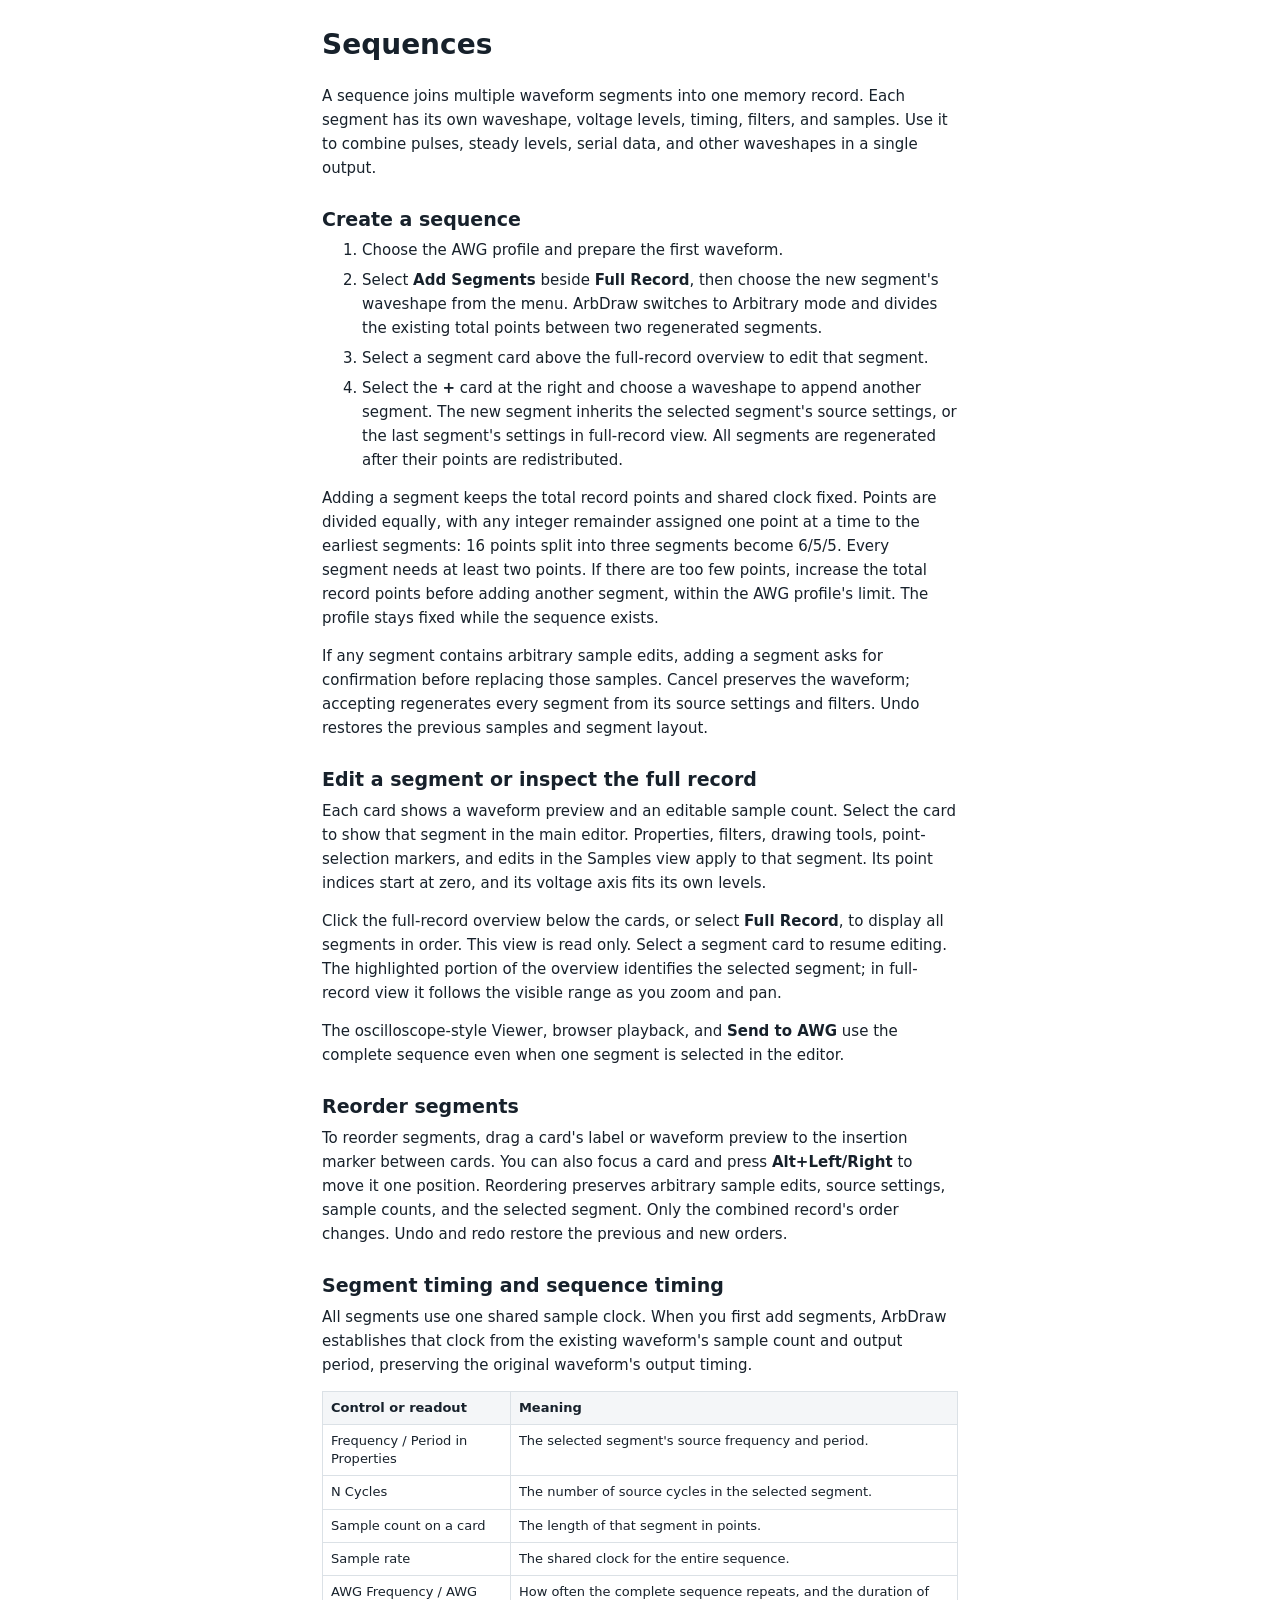
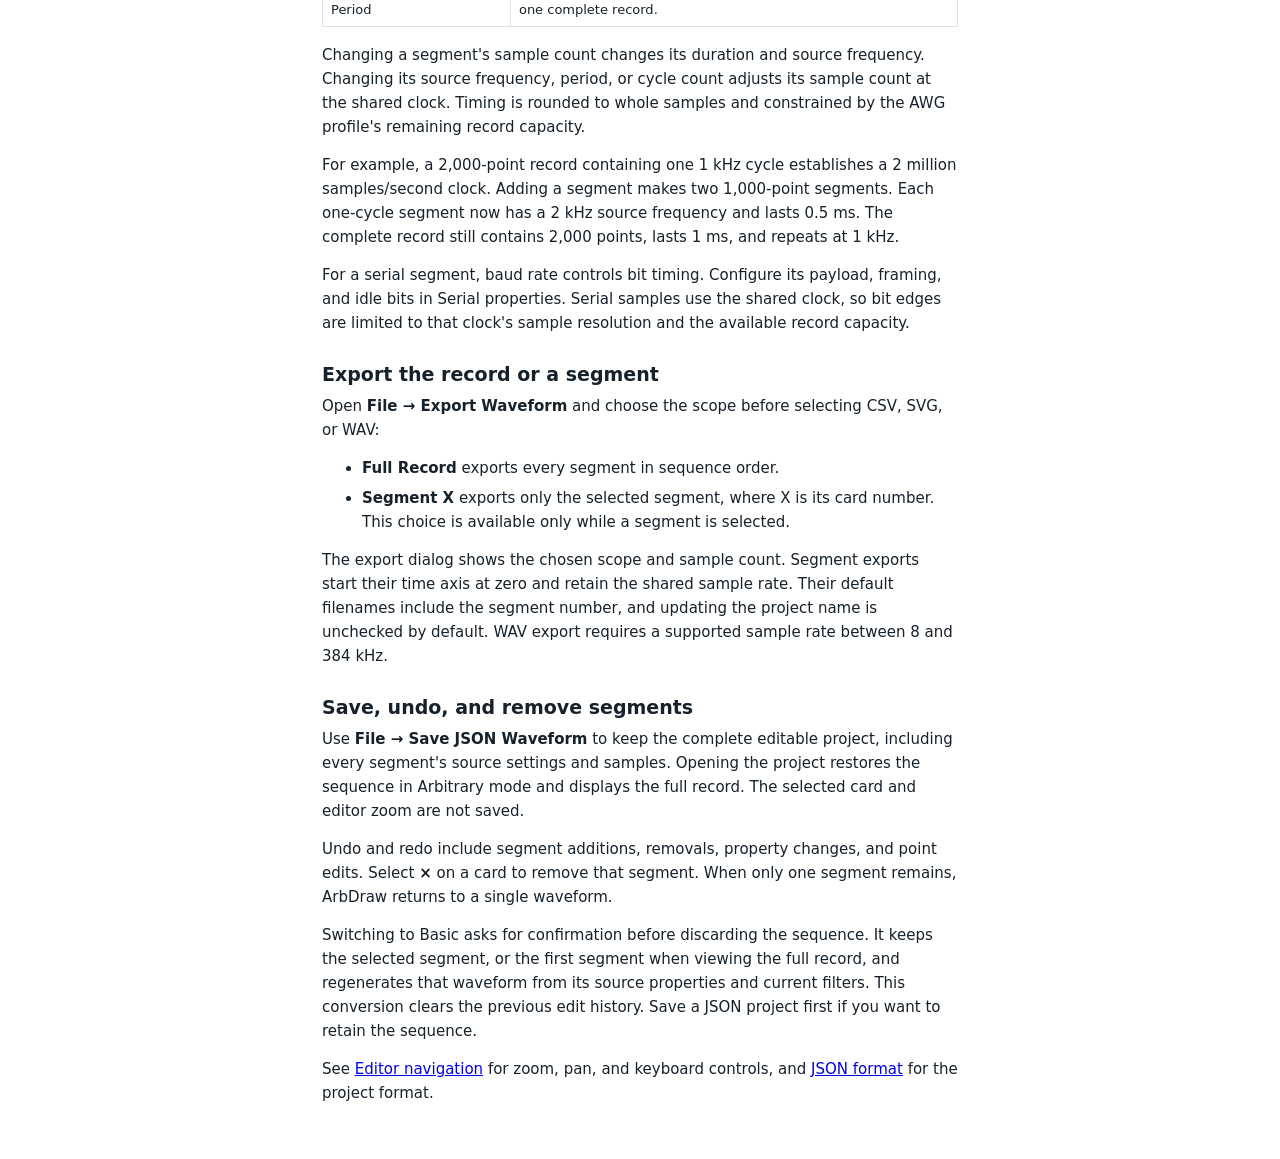
<file: docs/help/sequences.html>
<!doctype html>
<html lang="en">
<head>
  <meta charset="utf-8">
  <meta name="viewport" content="width=device-width, initial-scale=1">
  <title>Sequences — ArbDraw Help</title>
  <link rel="stylesheet" href="help.css">
</head>
<body>
<article>
  <h1>Sequences</h1>
  <p>A sequence joins multiple waveform segments into one memory record. Each segment has its own waveshape, voltage levels, timing, filters, and samples. Use it to combine pulses, steady levels, serial data, and other waveshapes in a single output.</p>

  <h2>Create a sequence</h2>
  <ol>
    <li>Choose the AWG profile and prepare the first waveform.</li>
    <li>Select <b>Add Segments</b> beside <b>Full Record</b>, then choose the new segment's waveshape from the menu. ArbDraw switches to Arbitrary mode and divides the existing total points between two regenerated segments.</li>
    <li>Select a segment card above the full-record overview to edit that segment.</li>
    <li>Select the <b>+</b> card at the right and choose a waveshape to append another segment. The new segment inherits the selected segment's source settings, or the last segment's settings in full-record view. All segments are regenerated after their points are redistributed.</li>
  </ol>
  <p>Adding a segment keeps the total record points and shared clock fixed. Points are divided equally, with any integer remainder assigned one point at a time to the earliest segments: 16 points split into three segments become 6/5/5. Every segment needs at least two points. If there are too few points, increase the total record points before adding another segment, within the AWG profile's limit. The profile stays fixed while the sequence exists.</p>

  <p>If any segment contains arbitrary sample edits, adding a segment asks for confirmation before replacing those samples. Cancel preserves the waveform; accepting regenerates every segment from its source settings and filters. Undo restores the previous samples and segment layout.</p>

  <h2>Edit a segment or inspect the full record</h2>
  <p>Each card shows a waveform preview and an editable sample count. Select the card to show that segment in the main editor. Properties, filters, drawing tools, point-selection markers, and edits in the Samples view apply to that segment. Its point indices start at zero, and its voltage axis fits its own levels.</p>
  <p>Click the full-record overview below the cards, or select <b>Full Record</b>, to display all segments in order. This view is read only. Select a segment card to resume editing. The highlighted portion of the overview identifies the selected segment; in full-record view it follows the visible range as you zoom and pan.</p>
  <p>The oscilloscope-style Viewer, browser playback, and <b>Send to AWG</b> use the complete sequence even when one segment is selected in the editor.</p>

  <h2>Reorder segments</h2>
  <p>To reorder segments, drag a card's label or waveform preview to the insertion marker between cards. You can also focus a card and press <b>Alt+Left/Right</b> to move it one position. Reordering preserves arbitrary sample edits, source settings, sample counts, and the selected segment. Only the combined record's order changes. Undo and redo restore the previous and new orders.</p>

  <h2>Segment timing and sequence timing</h2>
  <p>All segments use one shared sample clock. When you first add segments, ArbDraw establishes that clock from the existing waveform's sample count and output period, preserving the original waveform's output timing.</p>
  <table>
    <thead><tr><th scope="col">Control or readout</th><th scope="col">Meaning</th></tr></thead>
    <tbody>
      <tr><td>Frequency / Period in Properties</td><td>The selected segment's source frequency and period.</td></tr>
      <tr><td>N Cycles</td><td>The number of source cycles in the selected segment.</td></tr>
      <tr><td>Sample count on a card</td><td>The length of that segment in points.</td></tr>
      <tr><td>Sample rate</td><td>The shared clock for the entire sequence.</td></tr>
      <tr><td>AWG Frequency / AWG Period</td><td>How often the complete sequence repeats, and the duration of one complete record.</td></tr>
    </tbody>
  </table>
  <p>Changing a segment's sample count changes its duration and source frequency. Changing its source frequency, period, or cycle count adjusts its sample count at the shared clock. Timing is rounded to whole samples and constrained by the AWG profile's remaining record capacity.</p>
  <p>For example, a 2,000-point record containing one 1 kHz cycle establishes a 2 million samples/second clock. Adding a segment makes two 1,000-point segments. Each one-cycle segment now has a 2 kHz source frequency and lasts 0.5 ms. The complete record still contains 2,000 points, lasts 1 ms, and repeats at 1 kHz.</p>
  <p>For a serial segment, baud rate controls bit timing. Configure its payload, framing, and idle bits in Serial properties. Serial samples use the shared clock, so bit edges are limited to that clock's sample resolution and the available record capacity.</p>

  <h2>Export the record or a segment</h2>
  <p>Open <b>File → Export Waveform</b> and choose the scope before selecting CSV, SVG, or WAV:</p>
  <ul>
    <li><b>Full Record</b> exports every segment in sequence order.</li>
    <li><b>Segment X</b> exports only the selected segment, where X is its card number. This choice is available only while a segment is selected.</li>
  </ul>
  <p>The export dialog shows the chosen scope and sample count. Segment exports start their time axis at zero and retain the shared sample rate. Their default filenames include the segment number, and updating the project name is unchecked by default. WAV export requires a supported sample rate between 8 and 384 kHz.</p>

  <h2>Save, undo, and remove segments</h2>
  <p>Use <b>File → Save JSON Waveform</b> to keep the complete editable project, including every segment's source settings and samples. Opening the project restores the sequence in Arbitrary mode and displays the full record. The selected card and editor zoom are not saved.</p>
  <p>Undo and redo include segment additions, removals, property changes, and point edits. Select <b>×</b> on a card to remove that segment. When only one segment remains, ArbDraw returns to a single waveform.</p>
  <p>Switching to Basic asks for confirmation before discarding the sequence. It keeps the selected segment, or the first segment when viewing the full record, and regenerates that waveform from its source properties and current filters. This conversion clears the previous edit history. Save a JSON project first if you want to retain the sequence.</p>

  <p>See <a href="editor-navigation.html">Editor navigation</a> for zoom, pan, and keyboard controls, and <a href="json-format.html">JSON format</a> for the project format.</p>
</article>
</body>
</html>
</file>
<file: docs/help/help.css>
:root {
  color-scheme: light;
  font-family: Inter, ui-sans-serif, system-ui, -apple-system, "Segoe UI", sans-serif;
  color: #17212b;
  background: #ffffff;
}

body {
  box-sizing: border-box;
  max-width: 700px;
  margin: 0 auto;
  padding: 28px 32px 40px;
  font: 15px/1.6 Inter, ui-sans-serif, system-ui, -apple-system, "Segoe UI", sans-serif;
}

*,
*::before,
*::after {
  box-sizing: inherit;
}

h1,
h2,
h3 {
  line-height: 1.2;
  color: #17212b;
}

h1 {
  margin: 0 0 22px;
  font-size: 28px;
}

h2 {
  margin: 28px 0 8px;
  font-size: 19px;
}

p,
ul,
ol {
  margin: 0 0 14px;
}

li + li {
  margin-top: 6px;
}

code {
  padding: 2px 4px;
  color: #314454;
  background: #eef2f5;
  border-radius: 4px;
  font: 0.92em ui-monospace, SFMono-Regular, Consolas, monospace;
}

pre {
  max-width: 100%;
  margin: 0 0 16px;
  padding: 12px 14px;
  overflow-x: auto;
  color: #314454;
  background: #f4f6f8;
  border: 1px solid #dbe1e6;
  border-radius: 6px;
  font: 0.88em/1.5 ui-monospace, SFMono-Regular, Consolas, monospace;
}

pre code {
  padding: 0;
  color: inherit;
  background: transparent;
}

table {
  width: 100%;
  margin: 0 0 16px;
  border-collapse: collapse;
  font-size: 13px;
  line-height: 1.4;
}

th,
td {
  padding: 7px 8px;
  border: 1px solid #dbe1e6;
  text-align: left;
  vertical-align: top;
}

th {
  background: #f4f6f8;
  font-weight: 700;
}

strong:first-child {
  display: block;
  margin-bottom: 18px;
  color: #697580;
  font-size: 11px;
  font-weight: 700;
  letter-spacing: 0.04em;
  text-transform: uppercase;
}

@media (max-width: 560px) {
  body {
    padding: 22px 20px 32px;
    font-size: 14px;
  }

  h1 {
    font-size: 24px;
  }
}
</file>
